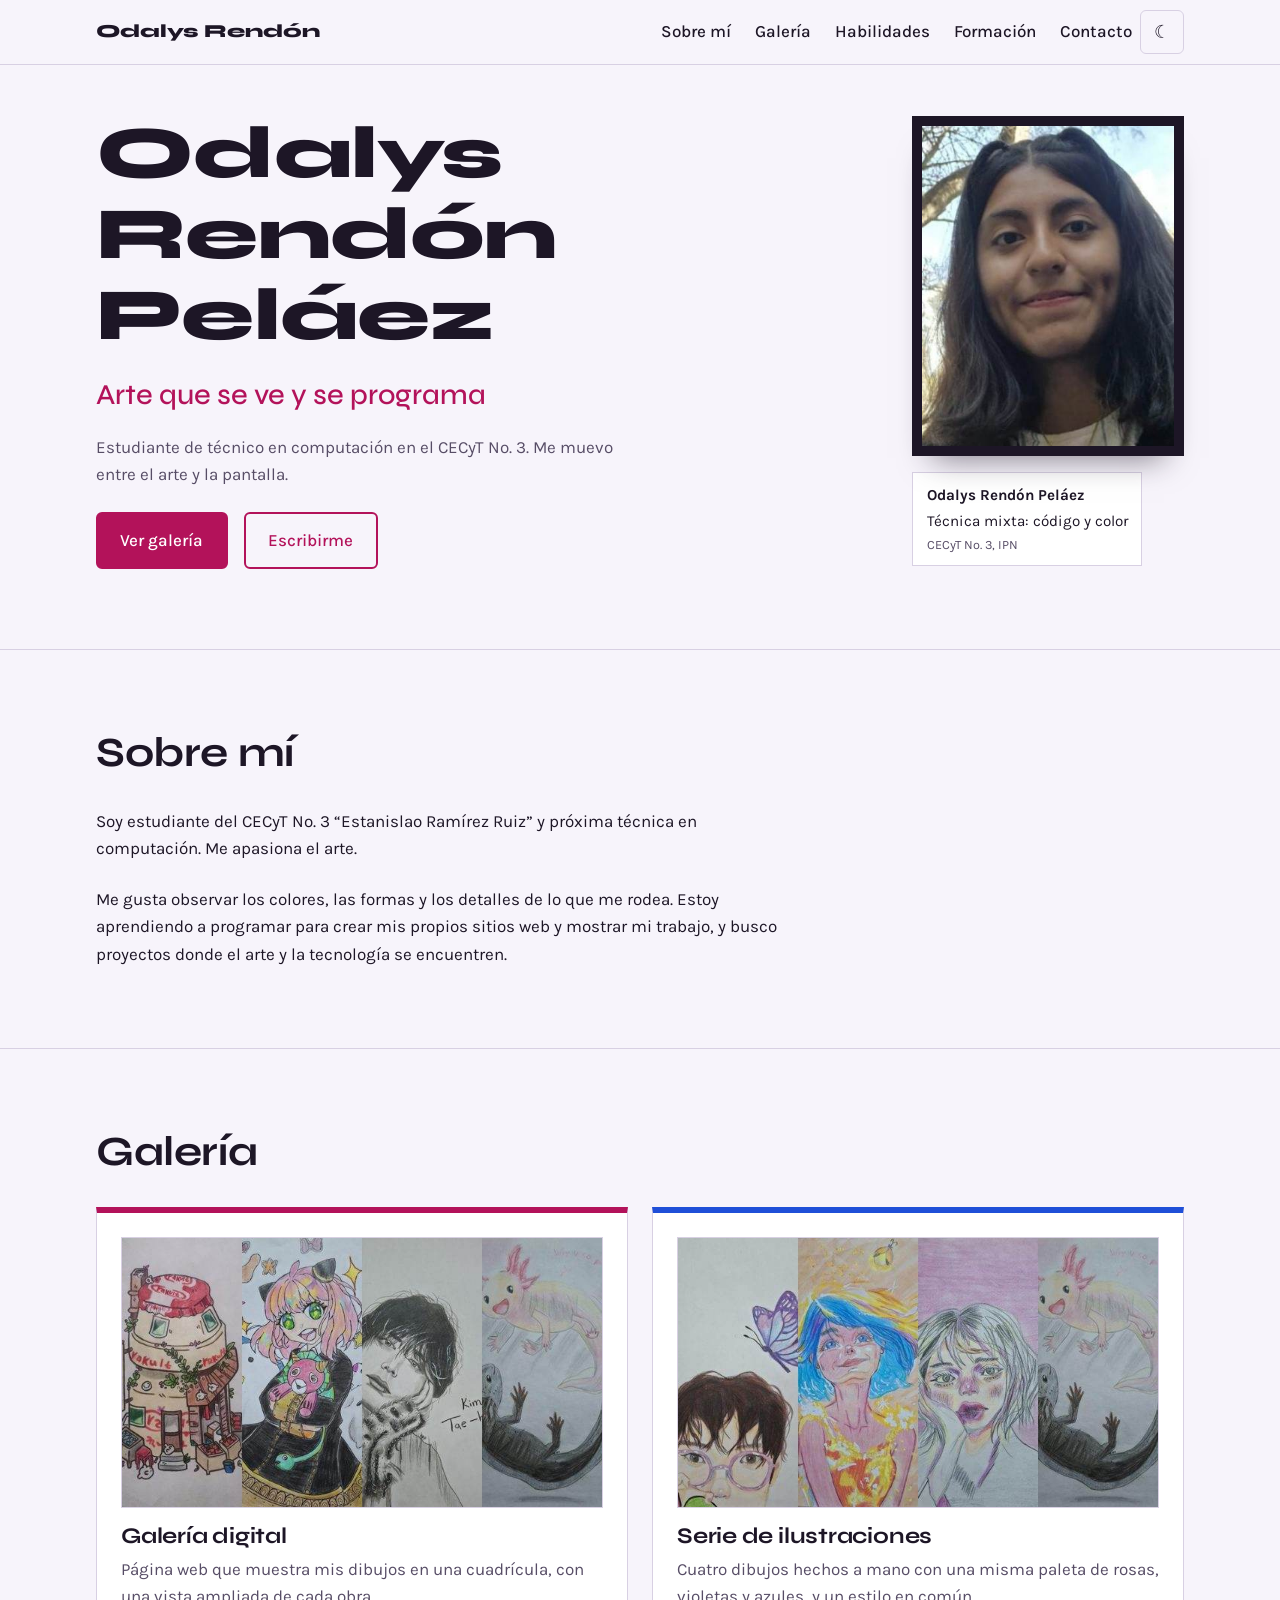
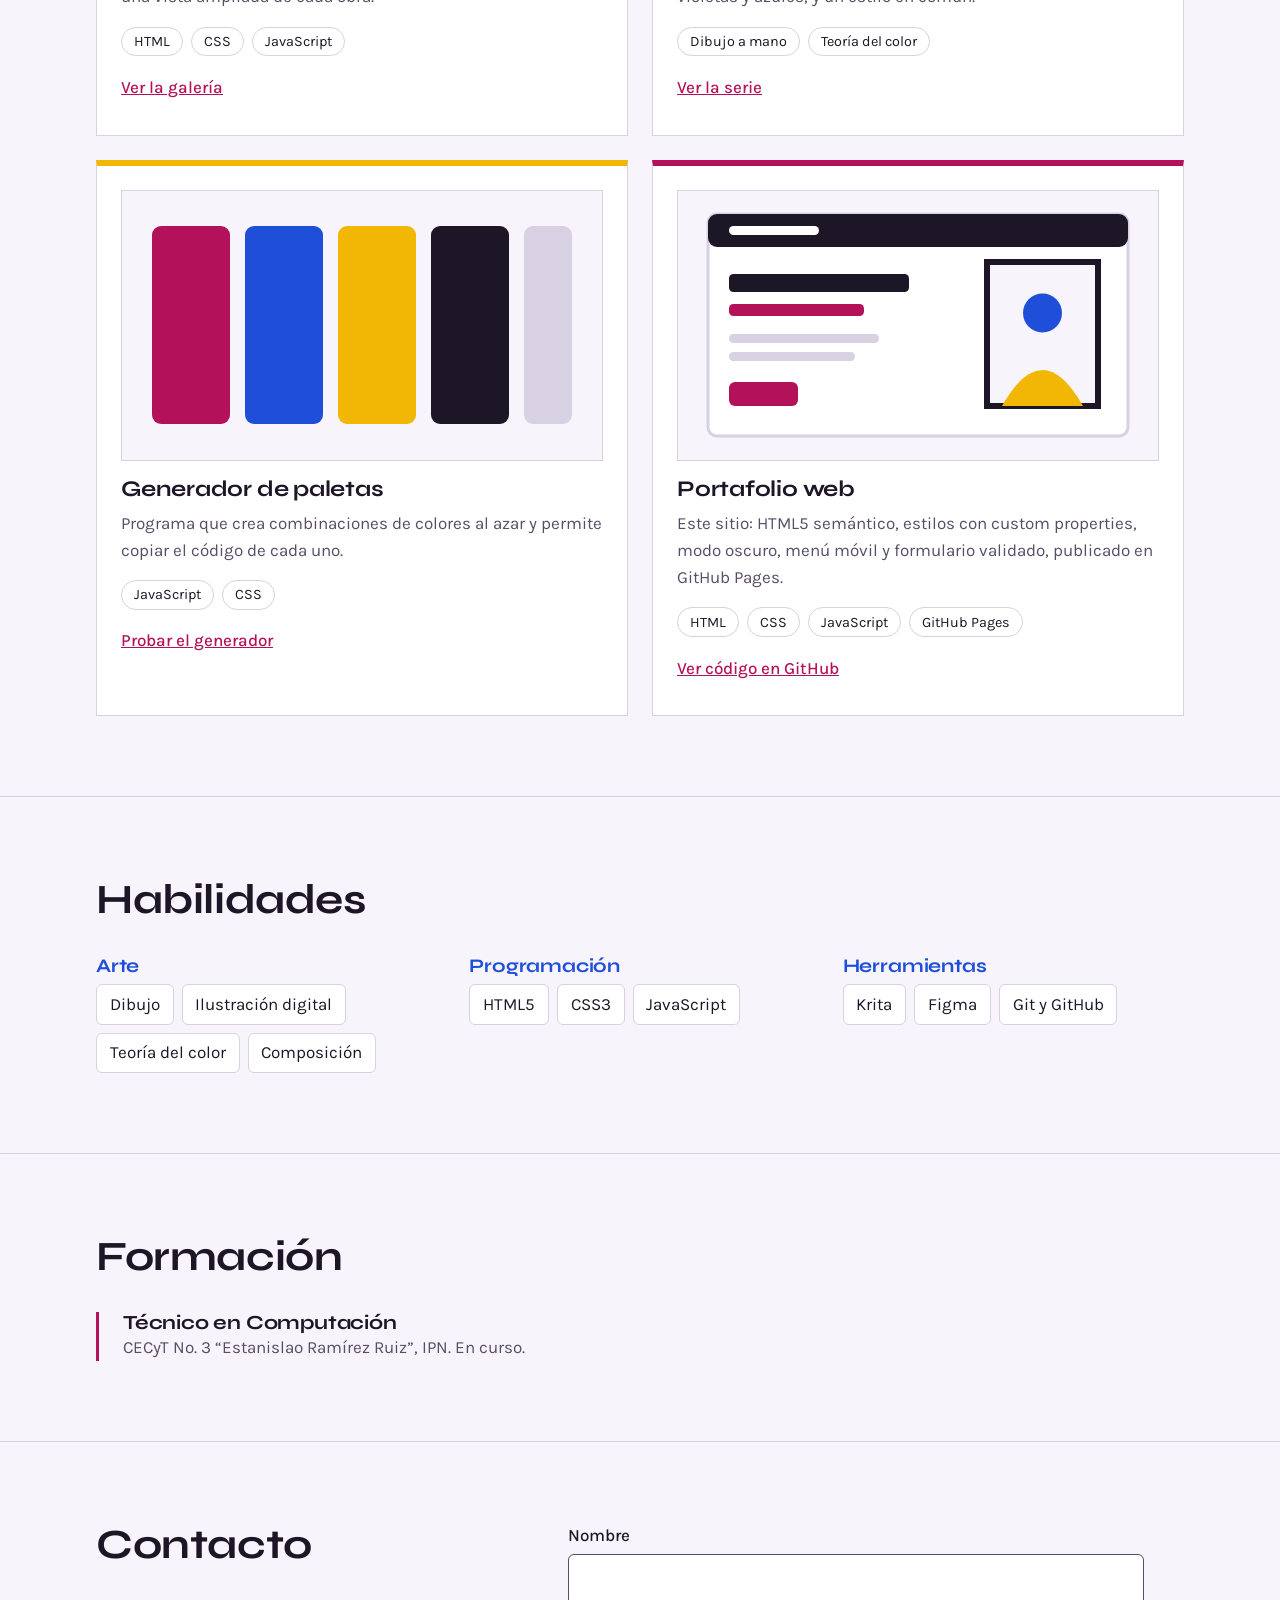
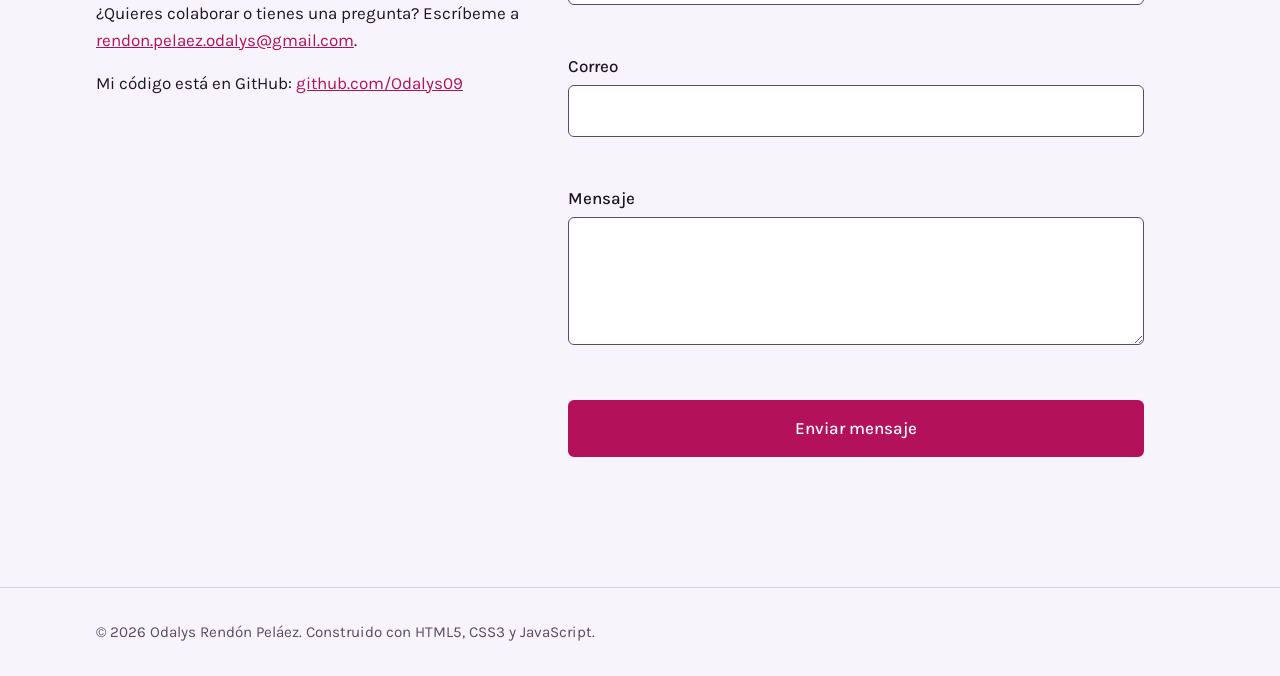
<file: index.html>
<!DOCTYPE html>
<html lang="es">
<head>
<meta charset="UTF-8">
<meta name="viewport" content="width=device-width, initial-scale=1, viewport-fit=cover">
<meta name="description" content="Portafolio de Odalys Rendón Peláez, estudiante de técnico en computación apasionada por el arte.">
<meta property="og:type" content="website">
<meta property="og:locale" content="es_MX">
<meta property="og:title" content="Odalys Rendón Peláez — Portafolio">
<meta property="og:description" content="Arte que se ve y se programa. Portafolio de una estudiante de técnico en computación del CECyT No. 3, IPN.">
<meta property="og:url" content="https://odalys09.github.io/odalys-portafolio/">
<meta property="og:image" content="https://odalys09.github.io/odalys-portafolio/imagen/foto-odalys.jpeg">
<title>Odalys Rendón Peláez — Portafolio</title>
<link rel="preconnect" href="https://fonts.googleapis.com">
<link rel="preconnect" href="https://fonts.gstatic.com" crossorigin>
<link rel="stylesheet" href="https://fonts.googleapis.com/css2?family=Syne:wght@500;700;800&family=Karla:wght@400;500&display=swap">
<link rel="stylesheet" href="css/misEstilos.css">
</head>
<body>
<a href="#main" class="skip-link">Saltar al contenido</a>

<header class="cabecera">
  <div class="contenedor barra">
    <a class="marca" href="#inicio">Odalys Rendón</a>
    <div class="herramientas">
      <nav class="menu" id="menu" aria-label="Principal">
        <ul>
          <li><a href="#sobre-mi">Sobre mí</a></li>
          <li><a href="#proyectos">Galería</a></li>
          <li><a href="#habilidades">Habilidades</a></li>
          <li><a href="#formacion">Formación</a></li>
          <li><a href="#contacto">Contacto</a></li>
        </ul>
      </nav>
      <button class="boton-icono" id="tema" type="button" aria-label="Cambiar a modo oscuro" aria-pressed="false">☾</button>
      <button class="boton-icono" id="boton-menu" type="button" aria-label="Abrir menú" aria-expanded="false" aria-controls="menu">☰</button>
    </div>
  </div>
</header>

<main id="main">
  <section id="inicio" class="hero" aria-labelledby="titulo-hero">
    <div class="contenedor">
      <div>
        <h1 id="titulo-hero">Odalys Rendón Peláez</h1>
        <p class="frase">Arte que se ve y se programa</p>
        <p class="rol">Estudiante de técnico en computación en el CECyT No. 3. Me muevo entre el arte y la pantalla.</p>
        <div class="botones">
          <a class="btn btn-principal" href="#proyectos">Ver galería</a>
          <a class="btn btn-borde" href="#contacto">Escribirme</a>
        </div>
      </div>
      <figure class="cuadro">
        <div class="lienzo"><img src="imagen/foto-odalys.jpeg" alt="Retrato de Odalys Rendón Peláez sonriendo, con cabello oscuro suelto y un collar"></div>
        <figcaption class="placa"><strong>Odalys Rendón Peláez</strong><span>Técnica mixta: código y color</span><small>CECyT No. 3, IPN</small></figcaption>
      </figure>
    </div>
  </section>

  <section id="sobre-mi" class="seccion" aria-labelledby="t-sobre">
    <div class="contenedor">
      <h2 id="t-sobre">Sobre mí</h2>
      <div class="sobre-mi">
        <p>Soy estudiante del CECyT No. 3 “Estanislao Ramírez Ruiz” y próxima técnica en computación. Me apasiona el arte.</p>
        <p>Me gusta observar los colores, las formas y los detalles de lo que me rodea. Estoy aprendiendo a programar para crear mis propios sitios web y mostrar mi trabajo, y busco proyectos donde el arte y la tecnología se encuentren.</p>
      </div>
    </div>
  </section>

  <section id="proyectos" class="seccion" aria-labelledby="t-proyectos">
    <div class="contenedor">
      <h2 id="t-proyectos">Galería</h2>
      <div class="proyectos">
        <article class="proyecto">
          <img src="imagen/proyecto-galeria.jpg" alt="Cuatro de mis dibujos mostrados en franjas verticales: una casa, una niña de cabello rosa, un retrato a grafito y dos ajolotes" width="640" height="360">
          <h3>Galería digital</h3>
          <p>Página web que muestra mis dibujos en una cuadrícula, con una vista ampliada de cada obra.</p>
          <ul class="tecnologias" aria-label="Técnicas usadas"><li>HTML</li><li>CSS</li><li>JavaScript</li></ul>
          <a class="enlace-proyecto" href="proyectos/galeria-digital/">Ver la galería</a>
        </article>
        <article class="proyecto">
          <img src="imagen/proyecto-serie.jpg" alt="Cuatro dibujos a color en franjas verticales: un joven con lentes y una mariposa, una chica de cabello azul, un retrato en violeta y dos ajolotes" width="640" height="360">
          <h3>Serie de ilustraciones</h3>
          <p>Cuatro dibujos hechos a mano con una misma paleta de rosas, violetas y azules, y un estilo en común.</p>
          <ul class="tecnologias" aria-label="Técnicas usadas"><li>Dibujo a mano</li><li>Teoría del color</li></ul>
          <a class="enlace-proyecto" href="proyectos/serie-ilustraciones/">Ver la serie</a>
        </article>
        <article class="proyecto">
          <img src="imagen/proyecto-paletas.svg" alt="Ilustración de cinco barras verticales de colores que representan una paleta" width="320" height="180">
          <h3>Generador de paletas</h3>
          <p>Programa que crea combinaciones de colores al azar y permite copiar el código de cada uno.</p>
          <ul class="tecnologias" aria-label="Técnicas usadas"><li>JavaScript</li><li>CSS</li></ul>
          <a class="enlace-proyecto" href="proyectos/generador-paletas/">Probar el generador</a>
        </article>
        <article class="proyecto">
          <img src="imagen/proyecto-portafolio.svg" alt="Ilustración de una página web con encabezado, texto, botón y un retrato enmarcado" width="320" height="180">
          <h3>Portafolio web</h3>
          <p>Este sitio: HTML5 semántico, estilos con custom properties, modo oscuro, menú móvil y formulario validado, publicado en GitHub Pages.</p>
          <ul class="tecnologias" aria-label="Técnicas usadas"><li>HTML</li><li>CSS</li><li>JavaScript</li><li>GitHub Pages</li></ul>
          <a class="enlace-proyecto" href="https://github.com/Odalys09/odalys-portafolio">Ver código en GitHub</a>
        </article>
      </div>
    </div>
  </section>

  <section id="habilidades" class="seccion" aria-labelledby="t-hab">
    <div class="contenedor">
      <h2 id="t-hab">Habilidades</h2>
      <div class="habilidades">
        <div><h3>Arte</h3><ul><li>Dibujo</li><li>Ilustración digital</li><li>Teoría del color</li><li>Composición</li></ul></div>
        <div><h3>Programación</h3><ul><li>HTML5</li><li>CSS3</li><li>JavaScript</li></ul></div>
        <div><h3>Herramientas</h3><ul><li>Krita</li><li>Figma</li><li>Git y GitHub</li></ul></div>
      </div>
    </div>
  </section>

  <section id="formacion" class="seccion" aria-labelledby="t-form">
    <div class="contenedor">
      <h2 id="t-form">Formación</h2>
      <ol class="linea">
        <li><h3>Técnico en Computación</h3><p>CECyT No. 3 “Estanislao Ramírez Ruiz”, IPN. En curso.</p></li>
      </ol>
    </div>
  </section>

  <section id="contacto" class="seccion" aria-labelledby="t-contacto">
    <div class="contenedor contacto-grid">
      <div>
        <h2 id="t-contacto">Contacto</h2>
        <p>¿Quieres colaborar o tienes una pregunta? Escríbeme a <a href="mailto:rendon.pelaez.odalys@gmail.com">rendon.pelaez.odalys@gmail.com</a>.</p>
        <p class="redes">Mi código está en GitHub: <a href="https://github.com/Odalys09">github.com/Odalys09</a></p>
      </div>
      <form id="form" novalidate>
        <div>
          <label for="nombre">Nombre</label>
          <input id="nombre" name="nombre" type="text" autocomplete="name" required aria-describedby="e-nombre">
          <p class="error" id="e-nombre"></p>
        </div>
        <div>
          <label for="correo">Correo</label>
          <input id="correo" name="correo" type="email" autocomplete="email" required aria-describedby="e-correo">
          <p class="error" id="e-correo"></p>
        </div>
        <div>
          <label for="mensaje">Mensaje</label>
          <textarea id="mensaje" name="mensaje" required aria-describedby="e-mensaje"></textarea>
          <p class="error" id="e-mensaje"></p>
        </div>
        <button class="btn btn-principal" type="submit">Enviar mensaje</button>
        <p class="estado" id="estado" role="status"></p>
      </form>
    </div>
  </section>
</main>

<footer class="pie">
  <div class="contenedor">
    <p>&copy; 2026 Odalys Rendón Peláez. Construido con HTML5, CSS3 y JavaScript.</p>
  </div>
</footer>

<script src="js/app.js" defer></script>
</body>
</html>
</file>
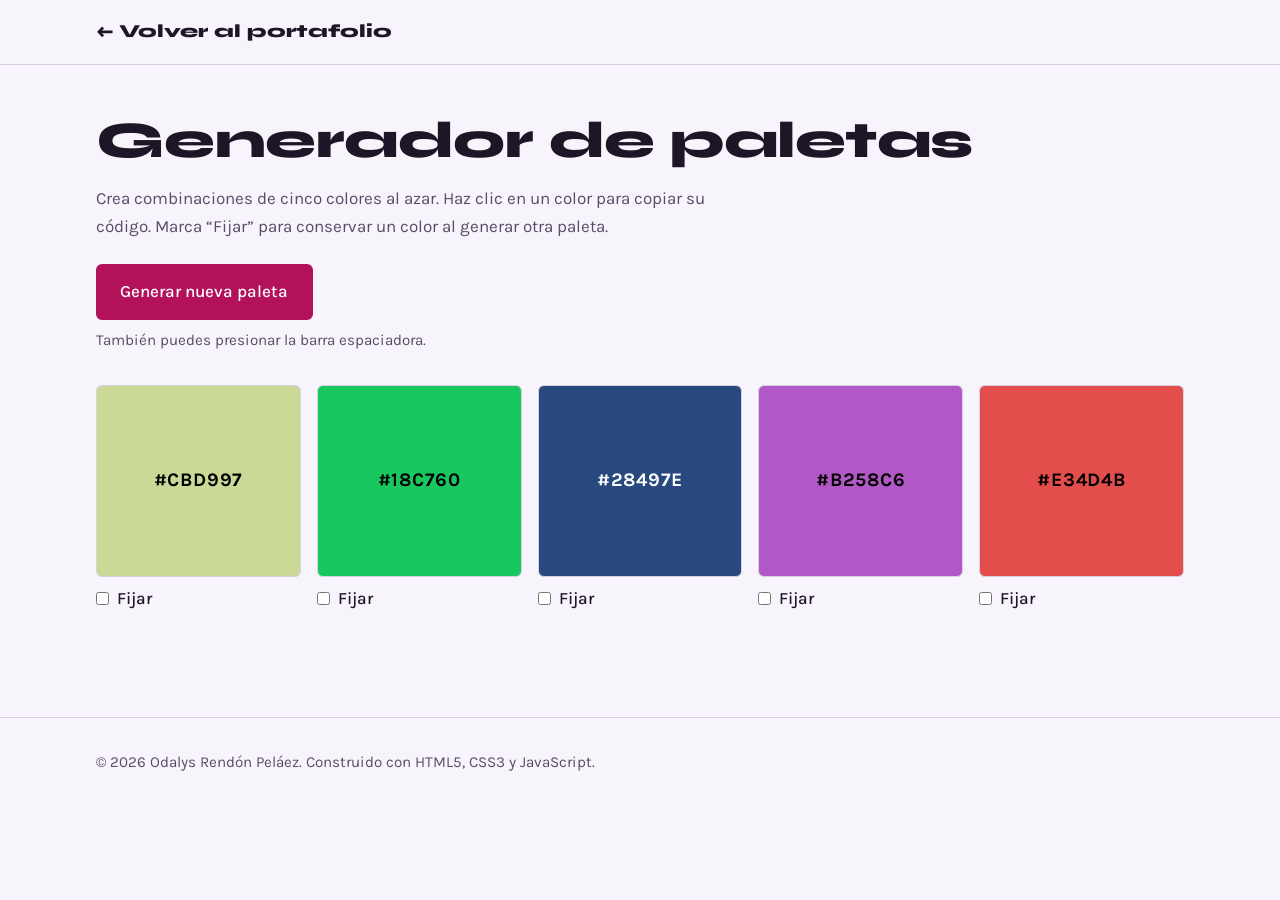
<file: proyectos/generador-paletas/index.html>
<!DOCTYPE html>
<html lang="es">
<head>
<meta charset="UTF-8">
<meta name="viewport" content="width=device-width, initial-scale=1, viewport-fit=cover">
<meta name="description" content="Generador de paletas de colores al azar. Haz clic en un color para copiar su código hexadecimal.">
<title>Generador de paletas — Odalys Rendón Peláez</title>
<link rel="preconnect" href="https://fonts.googleapis.com">
<link rel="preconnect" href="https://fonts.gstatic.com" crossorigin>
<link rel="stylesheet" href="https://fonts.googleapis.com/css2?family=Syne:wght@500;700;800&family=Karla:wght@400;500&display=swap">
<link rel="stylesheet" href="../../css/misEstilos.css">
</head>
<body>
<a href="#main" class="skip-link">Saltar al contenido</a>

<header class="cabecera">
  <div class="contenedor barra">
    <a class="marca" href="../../index.html#proyectos">← Volver al portafolio</a>
  </div>
</header>

<main id="main">
  <section class="generador" aria-labelledby="titulo-gen">
    <div class="contenedor">
      <h1 id="titulo-gen">Generador de paletas</h1>
      <p class="intro">Crea combinaciones de cinco colores al azar. Haz clic en un color para copiar su código. Marca “Fijar” para conservar un color al generar otra paleta.</p>
      <div class="botones">
        <button class="btn btn-principal" id="generar" type="button">Generar nueva paleta</button>
      </div>
      <p class="pista">También puedes presionar la barra espaciadora.</p>
      <ul class="paleta" id="paleta" aria-label="Paleta de colores"></ul>
      <p class="estado" id="estado" role="status"></p>
    </div>
  </section>
</main>

<footer class="pie">
  <div class="contenedor">
    <p>&copy; 2026 Odalys Rendón Peláez. Construido con HTML5, CSS3 y JavaScript.</p>
  </div>
</footer>

<script src="../../js/paletas.js" defer></script>
</body>
</html>
</file>
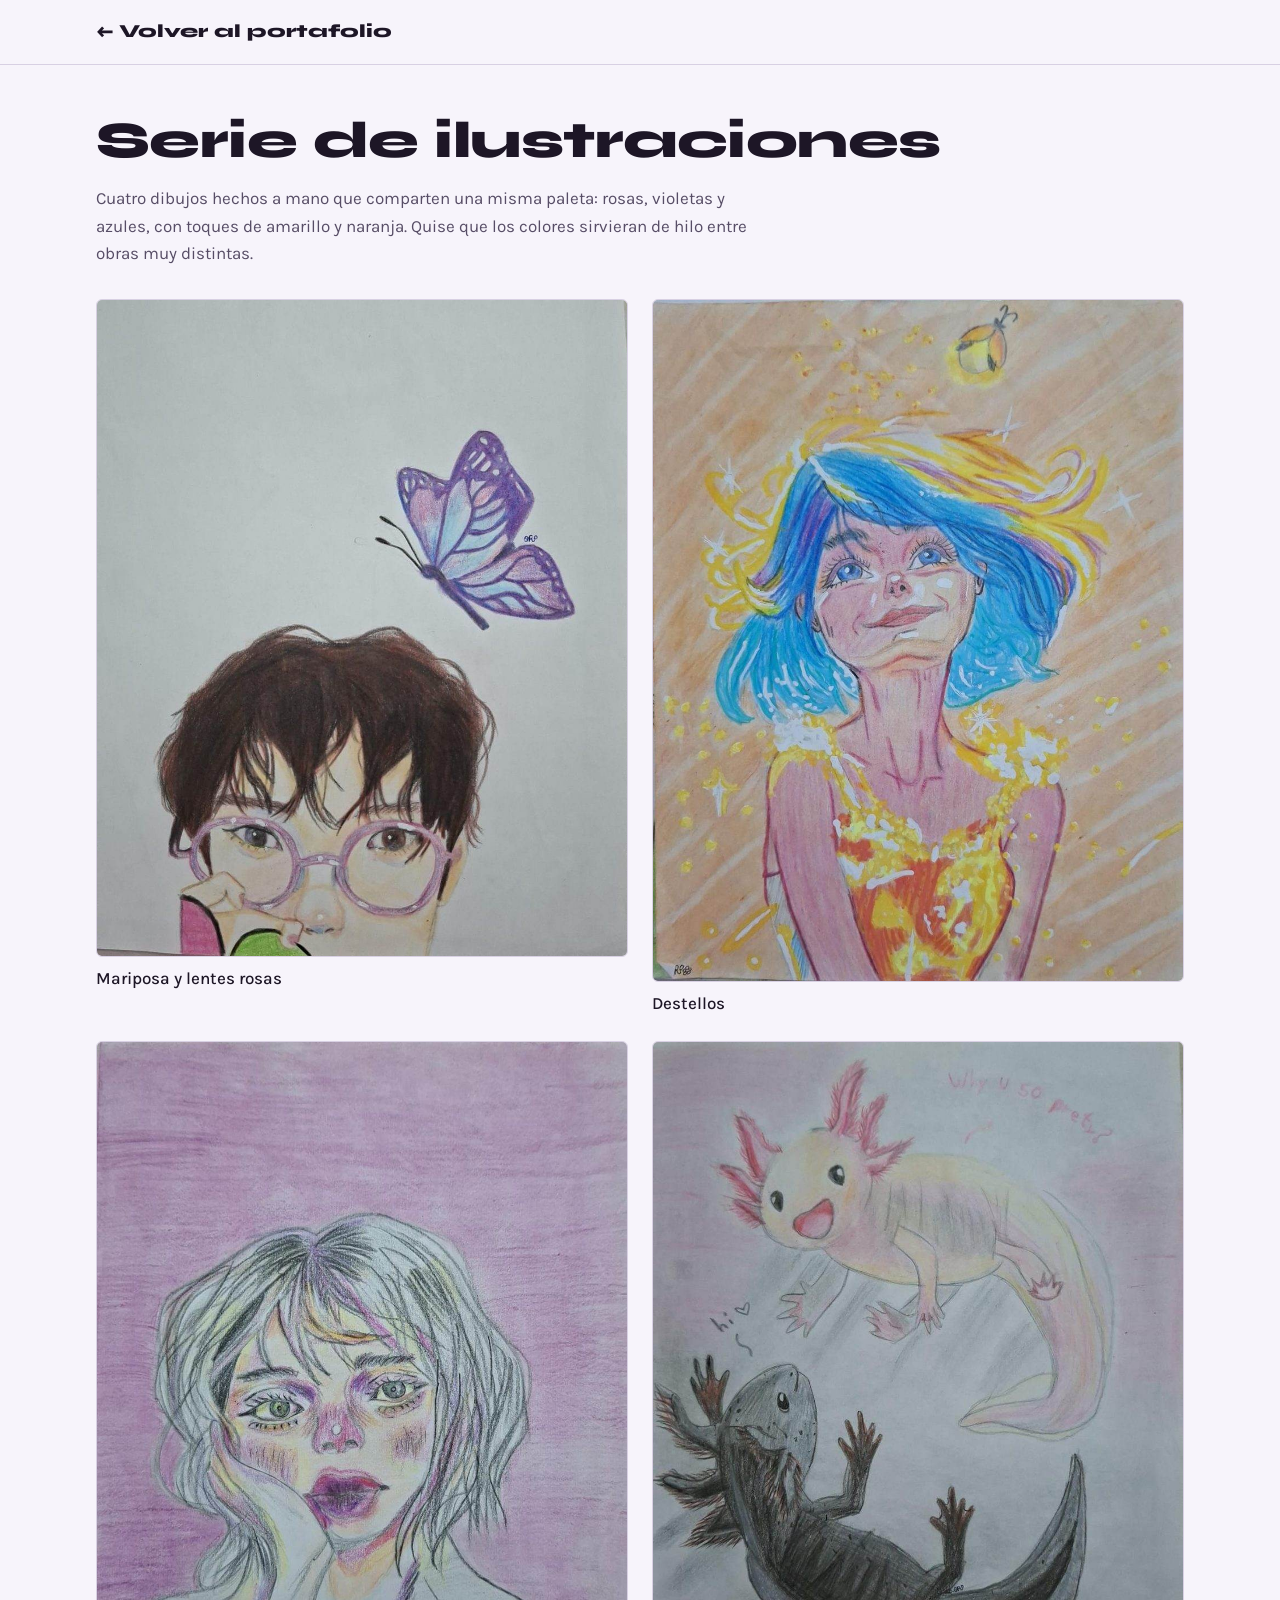
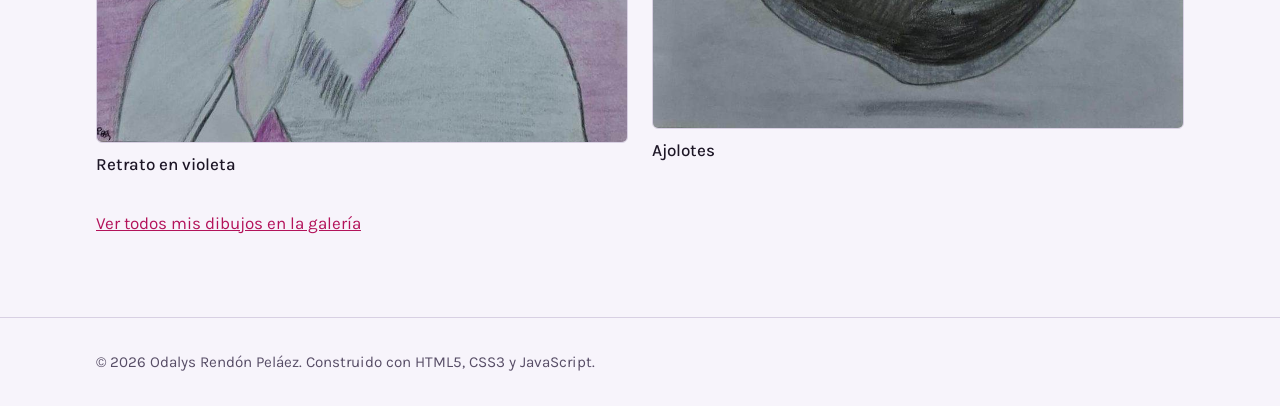
<file: proyectos/serie-ilustraciones/index.html>
<!DOCTYPE html>
<html lang="es">
<head>
<meta charset="UTF-8">
<meta name="viewport" content="width=device-width, initial-scale=1, viewport-fit=cover">
<meta name="description" content="Serie de cuatro dibujos a mano con una paleta en común de rosas, violetas y azules, con toques de amarillo.">
<title>Serie de ilustraciones — Odalys Rendón Peláez</title>
<link rel="preconnect" href="https://fonts.googleapis.com">
<link rel="preconnect" href="https://fonts.gstatic.com" crossorigin>
<link rel="stylesheet" href="https://fonts.googleapis.com/css2?family=Syne:wght@500;700;800&family=Karla:wght@400;500&display=swap">
<link rel="stylesheet" href="../../css/misEstilos.css">
</head>
<body>
<a href="#main" class="skip-link">Saltar al contenido</a>

<header class="cabecera">
  <div class="contenedor barra">
    <a class="marca" href="../../index.html#proyectos">← Volver al portafolio</a>
  </div>
</header>

<main id="main">
  <section class="pagina-proyecto" aria-labelledby="titulo-ser">
    <div class="contenedor">
      <h1 id="titulo-ser">Serie de ilustraciones</h1>
      <p class="intro">Cuatro dibujos hechos a mano que comparten una misma paleta: rosas, violetas y azules, con toques de amarillo y naranja. Quise que los colores sirvieran de hilo entre obras muy distintas.</p>
      <div class="serie">
        <figure class="obra">
          <img src="../../imagen/galeria/mariposa-y-lentes-rosas.jpg" alt="Dibujo a color de la parte superior del rostro de un joven de cabello castaño con lentes redondos rosas, y una mariposa violeta y azul sobre su cabeza." width="970" height="1200" loading="lazy">
          <figcaption>Mariposa y lentes rosas</figcaption>
        </figure>
        <figure class="obra">
          <img src="../../imagen/galeria/destellos.jpg" alt="Dibujo a color de una chica de cabello azul y amarillo que mira hacia arriba sonriendo, rodeada de destellos dorados y con una luciérnaga encima, sobre un fondo naranja." width="934" height="1200" loading="lazy">
          <figcaption>Destellos</figcaption>
        </figure>
        <figure class="obra">
          <img src="../../imagen/galeria/retrato-en-violeta.jpg" alt="Dibujo a color de una chica de cabello gris y ojos verdes que apoya la mejilla en la mano, sobre un fondo violeta." width="909" height="1200" loading="lazy">
          <figcaption>Retrato en violeta</figcaption>
        </figure>
        <figure class="obra">
          <img src="../../imagen/galeria/ajolotes.jpg" alt="Dibujo de dos ajolotes frente a frente: uno rosa claro con la boca abierta y otro negro boca arriba. El rosa dice “Why u so pretty?” y el negro dice “hi”." width="927" height="1200" loading="lazy">
          <figcaption>Ajolotes</figcaption>
        </figure>
      </div>
      <p class="mas"><a href="../galeria-digital/">Ver todos mis dibujos en la galería</a></p>
    </div>
  </section>
</main>

<footer class="pie">
  <div class="contenedor">
    <p>&copy; 2026 Odalys Rendón Peláez. Construido con HTML5, CSS3 y JavaScript.</p>
  </div>
</footer>


</body>
</html>
</file>
<file: css/misEstilos.css>
/* misEstilos.css — todos los estilos del portafolio */

/* ========== RESET ========== */
*,*::before,*::after{box-sizing:border-box}
*{margin:0;padding:0}
html{scroll-behavior:smooth;-webkit-font-smoothing:antialiased;height:100%;scroll-padding-top:calc(4.5rem + env(safe-area-inset-top,0px))}
img,svg{max-width:100%;display:block}

/* ========== VARIABLES (colores, fuentes y espacios) ========== */
:root{--fondo:#f7f4fb;--superficie:#ffffff;--texto:#1d1626;--suave:#574d66;--borde:#d8d0e3;--primario:#b3125a;--sobre-primario:#ffffff;--acento:#1f4fd8;--amarillo:#f2b705;--f-titulo:'Syne','Trebuchet MS',system-ui,sans-serif;--f-texto:'Karla',system-ui,-apple-system,'Segoe UI',sans-serif;--e1:.5rem;--e2:1rem;--e3:1.5rem;--e4:2rem;--e5:3rem;--e6:5rem;--radio:6px;box-sizing:border-box;padding-top:env(safe-area-inset-top,0px);padding-bottom:env(safe-area-inset-bottom,0px)}
@media (prefers-color-scheme:dark){:root:not([data-theme="light"]){--fondo:#14101b;--superficie:#201929;--texto:#f1ecf7;--suave:#b9afc8;--borde:#3a2f4b;--primario:#ff8dbd;--sobre-primario:#2a0716;--acento:#8fb0ff}}
:root[data-theme="dark"]{--fondo:#14101b;--superficie:#201929;--texto:#f1ecf7;--suave:#b9afc8;--borde:#3a2f4b;--primario:#ff8dbd;--sobre-primario:#2a0716;--acento:#8fb0ff}

/* ========== TIPOGRAFÍA ========== */
body{line-height:1.6;min-height:100%}
h1,h2,h3{font-family:var(--f-titulo);line-height:1.1;letter-spacing:-.01em}
a{color:var(--primario)}
.frase{font-family:var(--f-titulo);font-size:clamp(1.3rem,4vw,1.8rem);color:var(--primario);margin-top:var(--e2);font-weight:500}
body{font-family:var(--f-texto);background:var(--fondo);color:var(--texto);font-size:1.0625rem}

/* ========== LAYOUT ========== */
.contenedor{width:min(100% - 2.5rem,68rem);margin-inline:auto}
.barra{display:flex;align-items:center;justify-content:space-between;min-height:4rem;gap:var(--e2)}
.hero{padding:var(--e5) 0 var(--e6)}
.hero .contenedor{display:grid;gap:var(--e4);align-items:center}
.hero h1{font-size:clamp(2.4rem,9vw,4.6rem);font-weight:800}
.hero p.rol{color:var(--suave);margin-top:var(--e2);max-width:34rem}
.seccion{padding:var(--e6) 0;border-top:1px solid var(--borde)}
.seccion h2{font-size:clamp(1.8rem,5vw,2.6rem);margin-bottom:var(--e4)}
.sobre-mi{display:grid;gap:var(--e3);max-width:44rem}
.proyectos{display:grid;gap:var(--e3)}
.habilidades{display:grid;gap:var(--e4)}
.habilidades h3{font-size:1.2rem;margin-bottom:var(--e1);color:var(--acento)}
.habilidades ul{list-style:none;display:flex;flex-wrap:wrap;gap:var(--e1)}
.habilidades li{background:var(--superficie);border:1px solid var(--borde);border-radius:var(--radio);padding:.35rem .8rem}
.linea{list-style:none;border-left:3px solid var(--primario);padding-left:var(--e3);display:grid;gap:var(--e3)}
.linea h3{font-size:1.25rem}
.linea p{color:var(--suave)}
.contacto-grid{display:grid;gap:var(--e4)}
form{display:grid;gap:var(--e3);max-width:36rem}
.pie{border-top:1px solid var(--borde);padding:var(--e4) 0;color:var(--suave);font-size:.95rem}
.cabecera{position:sticky;top:env(safe-area-inset-top,0px);z-index:50;background:var(--fondo);border-bottom:1px solid var(--borde)}
.menu{display:none;position:absolute;left:0;right:0;top:100%;background:var(--fondo);border-bottom:1px solid var(--borde);padding:var(--e2) 1.25rem}

/* ========== COMPONENTES ========== */
.marca{font-family:var(--f-titulo);font-weight:800;text-decoration:none;color:var(--texto);font-size:1.15rem}
.herramientas{display:flex;align-items:center;gap:var(--e1)}
.boton-icono{background:none;border:1px solid var(--borde);color:var(--texto);width:2.75rem;height:2.75rem;border-radius:var(--radio);cursor:pointer;font-size:1.15rem;display:grid;place-items:center}
.boton-icono:hover{border-color:var(--primario)}
.menu.abierto{display:block}
.menu ul{list-style:none;display:grid;gap:var(--e1)}
.menu a{display:block;padding:.6rem 0;color:var(--texto);text-decoration:none;font-weight:500}
.menu a:hover{color:var(--primario)}
#boton-menu{display:grid}
.botones{display:flex;flex-wrap:wrap;gap:var(--e2);margin-top:var(--e3)}
.btn{display:inline-block;padding:.8rem 1.4rem;border-radius:var(--radio);font-weight:500;text-decoration:none;border:2px solid var(--primario);cursor:pointer;font:inherit;font-weight:500}
.btn-principal{background:var(--primario);color:var(--sobre-primario)}
.btn-borde{background:transparent;color:var(--primario)}
.btn:hover{filter:brightness(1.1)}
.proyecto h3{font-size:1.4rem;margin-bottom:var(--e1)}
.proyecto p{color:var(--suave)}
.tecnologias{list-style:none;display:flex;flex-wrap:wrap;gap:var(--e1);margin-top:var(--e2)}
.tecnologias li{border:1px solid var(--borde);border-radius:999px;padding:.15rem .75rem;font-size:.9rem}
label{display:block;font-weight:500;margin-bottom:.3rem}
input,textarea{width:100%;font:inherit;color:var(--texto);background:var(--superficie);border:1px solid var(--suave);border-radius:var(--radio);padding:.7rem .8rem}
textarea{min-height:8rem;resize:vertical}
input[aria-invalid="true"],textarea[aria-invalid="true"]{border-color:#d3365a;border-width:2px}
.error{color:#c0264a;font-size:.95rem;min-height:1.3em;margin-top:.25rem}
:root[data-theme="dark"] .error{color:#ff8fa8}
@media (prefers-color-scheme:dark){:root:not([data-theme="light"]) .error{color:#ff8fa8}}
.estado{font-weight:500;min-height:1.5em}
.proyecto{background:var(--superficie);border:1px solid var(--borde);border-top:6px solid var(--primario);padding:var(--e3)}
.proyecto:nth-child(2){border-top-color:var(--acento)}
.proyecto:nth-child(3){border-top-color:var(--amarillo)}
.cuadro{justify-self:start;width:min(100%,17rem);margin:0}
.lienzo{position:relative;aspect-ratio:4/5;background:var(--superficie);border:10px solid var(--texto);overflow:hidden;box-shadow:0 22px 30px -20px color-mix(in srgb,var(--texto) 55%,transparent)}
.proyecto img{width:100%;height:auto;aspect-ratio:16/9;object-fit:cover;margin-bottom:var(--e2);border:1px solid var(--borde)}
.enlace-proyecto{display:inline-block;margin-top:var(--e1);padding:.6rem 0;font-weight:500}
.redes{margin-top:var(--e2)}
.lienzo img{width:100%;height:100%;object-fit:cover;object-position:center 20%}
.forma{position:absolute;display:block;aspect-ratio:1}
.f1{width:72%;border-radius:50%;background:var(--primario);left:-14%;top:8%}
.f2{width:56%;background:var(--acento);right:-8%;bottom:9%;border-radius:12% 50% 12% 50%}
.f3{width:32%;border-radius:50%;background:var(--amarillo);right:16%;top:12%;mix-blend-mode:multiply}
.placa{background:var(--superficie);border:1px solid var(--borde);margin-top:var(--e2);padding:.6rem .85rem;display:grid;gap:.1rem;width:max-content;max-width:100%;font-size:.95rem}
.placa small{color:var(--suave)}

/* ========== GENERADOR DE PALETAS ========== */
.generador{padding:var(--e5) 0 var(--e6)}
.generador h1{font-size:clamp(2rem,7vw,3.2rem);font-weight:800}
.generador .intro{color:var(--suave);margin-top:var(--e2);max-width:40rem}
.pista{color:var(--suave);font-size:.95rem;margin-top:var(--e1)}
.paleta{list-style:none;display:grid;gap:var(--e2);margin-top:var(--e4)}
.color{display:grid;gap:var(--e1)}
.copiar{width:100%;min-height:6rem;border:1px solid var(--borde);border-radius:var(--radio);font:inherit;font-weight:700;font-size:1.2rem;letter-spacing:.04em;cursor:pointer}
.copiar:hover{filter:brightness(1.08)}
.fijar{display:flex;align-items:center;gap:.5rem;margin:0}
.fijar input{width:auto;accent-color:var(--primario)}

/* ========== PÁGINAS DE PROYECTO: GALERÍA Y SERIE ========== */
.pagina-proyecto{padding:var(--e5) 0 var(--e6)}
.pagina-proyecto h1{font-size:clamp(2rem,7vw,3.2rem);font-weight:800}
.pagina-proyecto .intro{color:var(--suave);margin-top:var(--e2);max-width:42rem}
.galeria{list-style:none;display:grid;gap:var(--e2);grid-template-columns:repeat(2,1fr);margin-top:var(--e4)}
.miniatura{display:block;width:100%;padding:0;font:inherit;color:var(--texto);text-align:left;background:var(--superficie);border:1px solid var(--borde);border-radius:var(--radio);overflow:hidden;cursor:zoom-in}
.miniatura:hover{border-color:var(--primario)}
.miniatura img{width:100%;height:auto;aspect-ratio:3/4;object-fit:cover}
.miniatura span{display:block;padding:.6rem .8rem;font-weight:500}
.visor{border:0;padding:0;background:transparent;width:min(96vw,48rem);max-width:none;max-height:96vh;margin:auto}
.visor::backdrop{background:rgba(0,0,0,.82)}
.visor figure{margin:0;display:grid;gap:var(--e2);justify-items:center;background:var(--superficie);color:var(--texto);border-radius:var(--radio);padding:var(--e2)}
.visor img{width:auto;height:auto;max-width:100%;max-height:70vh;object-fit:contain}
.visor figcaption{font-weight:500;text-align:center}
.visor-controles{display:flex;flex-wrap:wrap;justify-content:space-between;gap:var(--e1);width:100%}
.serie{display:grid;gap:var(--e3);margin-top:var(--e4)}
.obra{margin:0}
.obra img{width:100%;height:auto;border:1px solid var(--borde);border-radius:var(--radio)}
.obra figcaption{margin-top:var(--e1);font-weight:500}
.mas{margin-top:var(--e4)}

/* ========== UTILIDADES ========== */
:focus-visible{outline:3px solid var(--acento);outline-offset:3px;border-radius:3px}
.skip-link{position:absolute;left:var(--e2);top:-4rem;background:var(--primario);color:var(--sobre-primario);padding:var(--e1) var(--e2);border-radius:var(--radio);z-index:100;transition:top .15s}
.skip-link:focus{top:var(--e1)}
@media (prefers-reduced-motion:reduce){html{scroll-behavior:auto}*{transition:none!important}}
.trampa{position:absolute;left:-9999px;height:0;overflow:hidden}

/* ========== RESPONSIVE (mobile-first) ========== */
@media (min-width:48rem){
  #boton-menu{display:none}
  .menu{display:block;position:static;border:0;padding:0;background:none}
  .menu ul{display:flex;gap:var(--e3)}
  .menu a{padding:.3rem 0}
  .hero .contenedor{grid-template-columns:1.6fr 1fr}
  .cuadro{justify-self:end}
  .proyectos{grid-template-columns:repeat(2,1fr)}
  .habilidades{grid-template-columns:repeat(3,1fr)}
  .contacto-grid{grid-template-columns:1fr 1.4fr}
  .paleta{grid-template-columns:repeat(5,1fr)}
  .galeria{grid-template-columns:repeat(4,1fr)}
  .serie{grid-template-columns:repeat(2,1fr)}
  .copiar{min-height:12rem}
}
</file>
